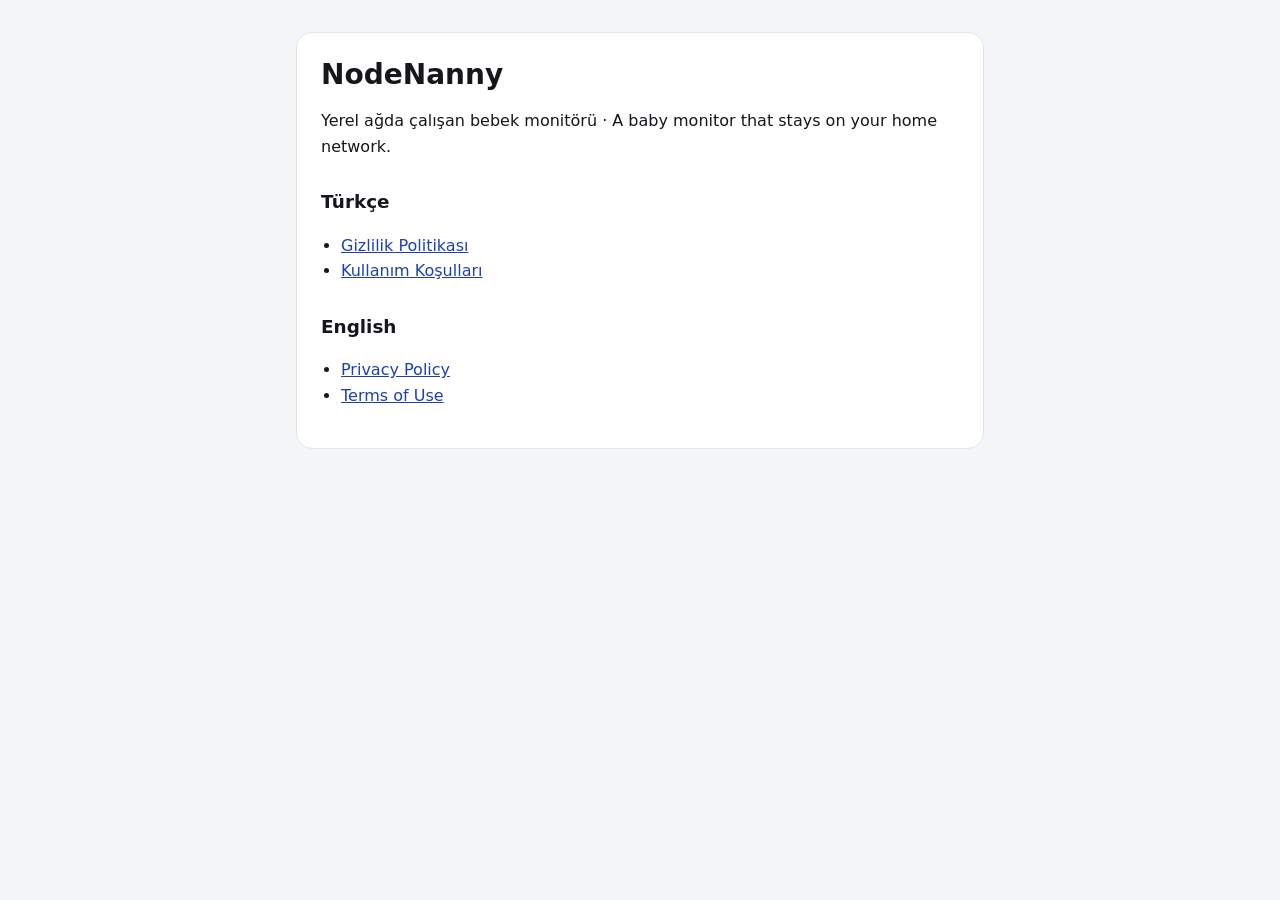
<file: index.html>
<!doctype html>
<html lang="tr">
<head>
<meta charset="utf-8">
<meta name="viewport" content="width=device-width, initial-scale=1">
<title>NodeNanny</title>
<link rel="stylesheet" href="style.css">
</head>
<body>
<main>
<article>
<h1>NodeNanny</h1>
<p>Yerel ağda çalışan bebek monitörü · A baby monitor that stays on your home network.</p>
<h2>Türkçe</h2>
<ul>
<li><a href="tr/privacy.html">Gizlilik Politikası</a></li>
<li><a href="tr/terms.html">Kullanım Koşulları</a></li>
</ul>
<h2>English</h2>
<ul>
<li><a href="en/privacy.html">Privacy Policy</a></li>
<li><a href="en/terms.html">Terms of Use</a></li>
</ul>
</article>
</main>
</body>
</html>
</file>
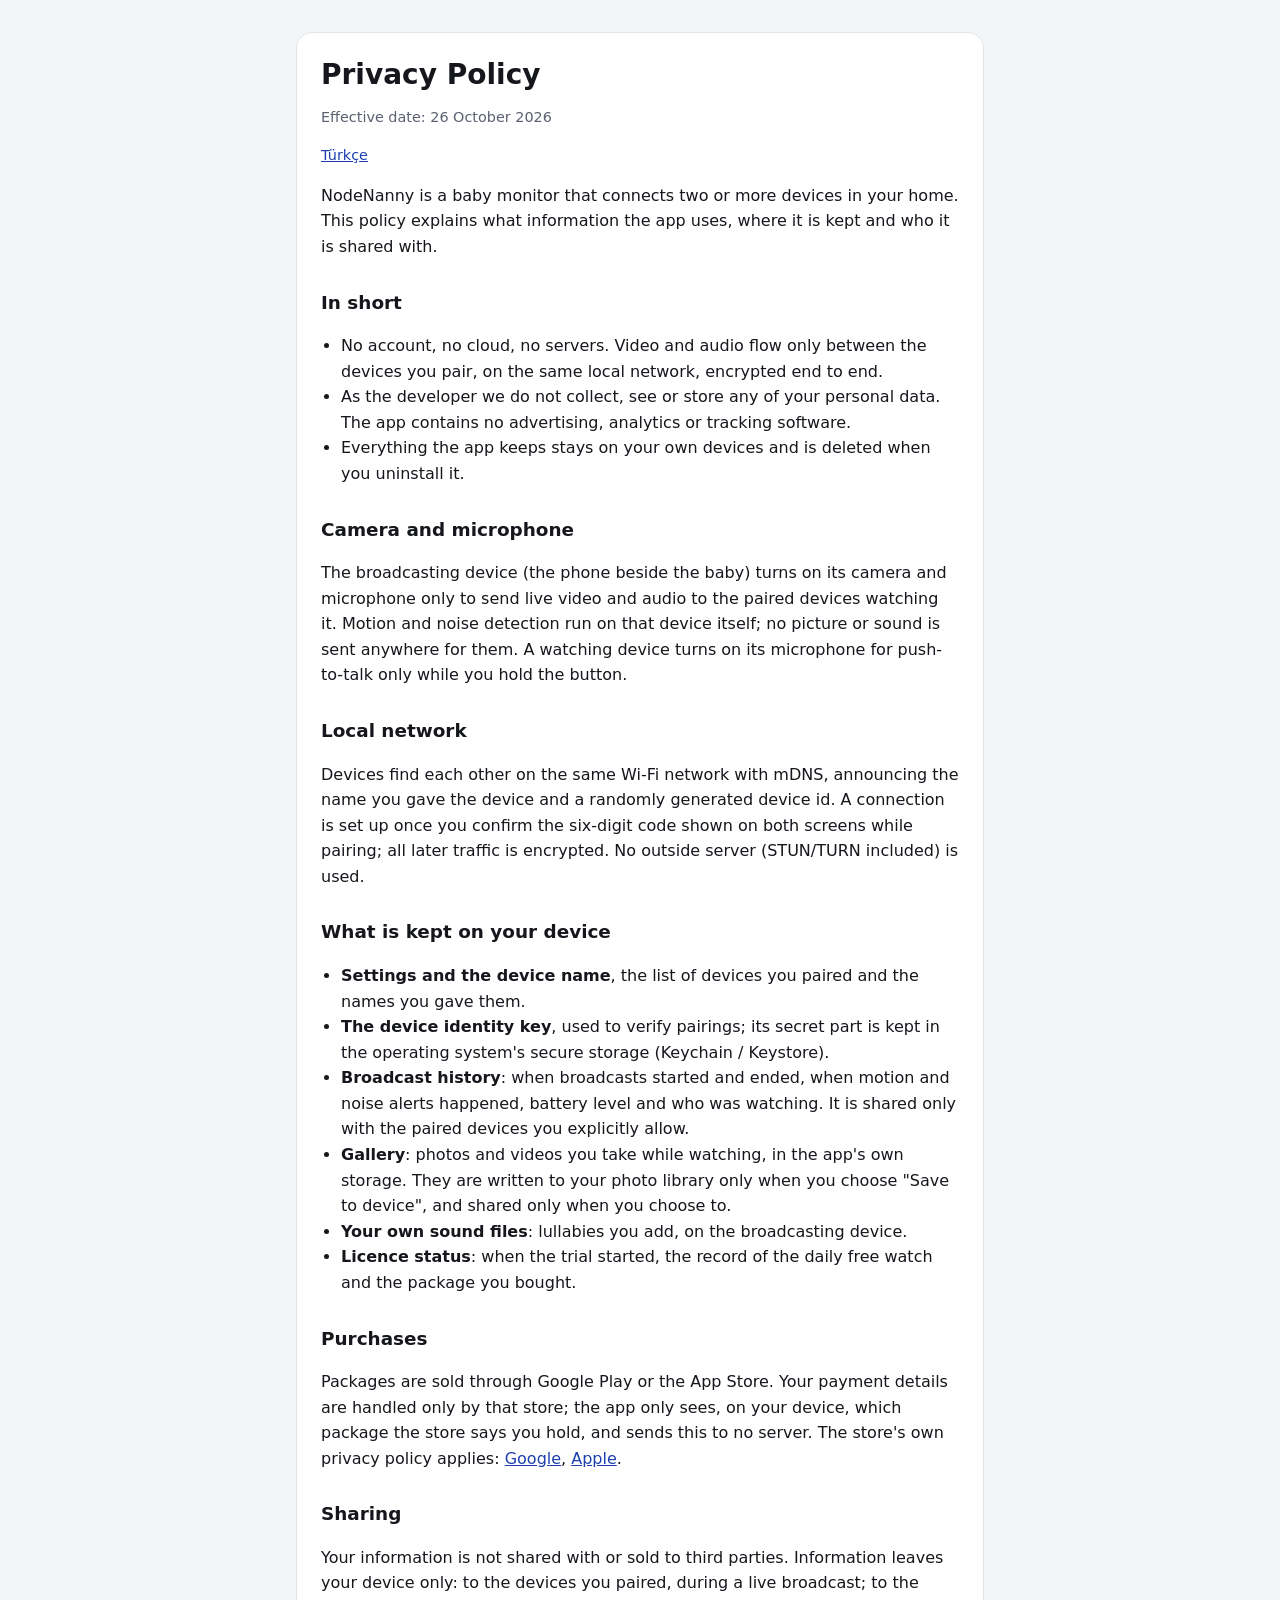
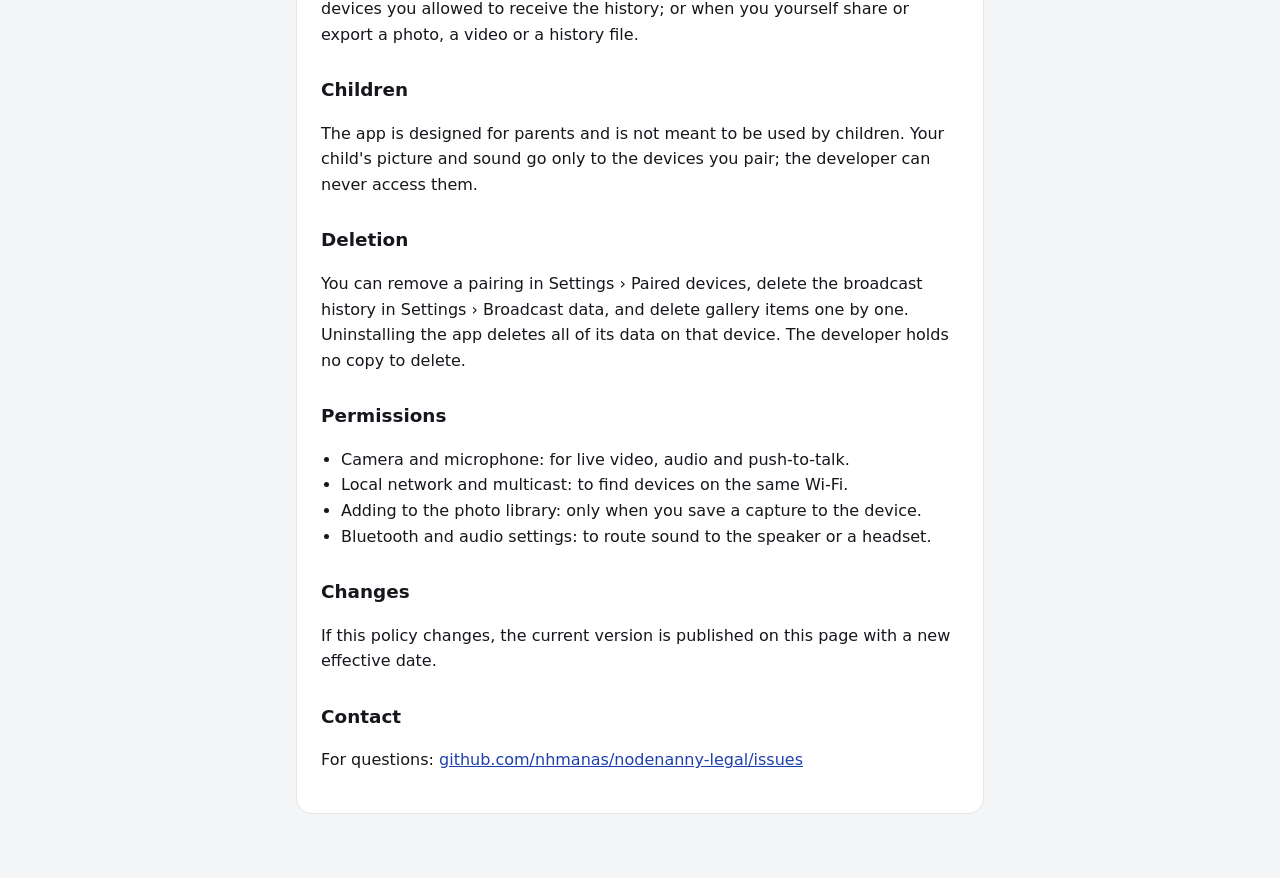
<file: en/privacy.html>
<!doctype html>
<html lang="en">
<head>
<meta charset="utf-8">
<meta name="viewport" content="width=device-width, initial-scale=1">
<title>Privacy Policy · NodeNanny</title>
<link rel="stylesheet" href="../style.css">
</head>
<body>
<main>
<article>
<h1>Privacy Policy</h1>
<p class="meta">Effective date: 26 October 2026</p>
<p class="lang"><a href="../tr/privacy.html">Türkçe</a></p>

<p>NodeNanny is a baby monitor that connects two or more devices in your home. This policy explains what information the app uses, where it is kept and who it is shared with.</p>

<h2>In short</h2>
<ul>
<li>No account, no cloud, no servers. Video and audio flow only between the devices you pair, on the same local network, encrypted end to end.</li>
<li>As the developer we do not collect, see or store any of your personal data. The app contains no advertising, analytics or tracking software.</li>
<li>Everything the app keeps stays on your own devices and is deleted when you uninstall it.</li>
</ul>

<h2>Camera and microphone</h2>
<p>The broadcasting device (the phone beside the baby) turns on its camera and microphone only to send live video and audio to the paired devices watching it. Motion and noise detection run on that device itself; no picture or sound is sent anywhere for them. A watching device turns on its microphone for push-to-talk only while you hold the button.</p>

<h2>Local network</h2>
<p>Devices find each other on the same Wi-Fi network with mDNS, announcing the name you gave the device and a randomly generated device id. A connection is set up once you confirm the six-digit code shown on both screens while pairing; all later traffic is encrypted. No outside server (STUN/TURN included) is used.</p>

<h2>What is kept on your device</h2>
<ul>
<li><strong>Settings and the device name</strong>, the list of devices you paired and the names you gave them.</li>
<li><strong>The device identity key</strong>, used to verify pairings; its secret part is kept in the operating system's secure storage (Keychain / Keystore).</li>
<li><strong>Broadcast history</strong>: when broadcasts started and ended, when motion and noise alerts happened, battery level and who was watching. It is shared only with the paired devices you explicitly allow.</li>
<li><strong>Gallery</strong>: photos and videos you take while watching, in the app's own storage. They are written to your photo library only when you choose "Save to device", and shared only when you choose to.</li>
<li><strong>Your own sound files</strong>: lullabies you add, on the broadcasting device.</li>
<li><strong>Licence status</strong>: when the trial started, the record of the daily free watch and the package you bought.</li>
</ul>

<h2>Purchases</h2>
<p>Packages are sold through Google Play or the App Store. Your payment details are handled only by that store; the app only sees, on your device, which package the store says you hold, and sends this to no server. The store's own privacy policy applies: <a href="https://policies.google.com/privacy">Google</a>, <a href="https://www.apple.com/legal/privacy/">Apple</a>.</p>

<h2>Sharing</h2>
<p>Your information is not shared with or sold to third parties. Information leaves your device only: to the devices you paired, during a live broadcast; to the devices you allowed to receive the history; or when you yourself share or export a photo, a video or a history file.</p>

<h2>Children</h2>
<p>The app is designed for parents and is not meant to be used by children. Your child's picture and sound go only to the devices you pair; the developer can never access them.</p>

<h2>Deletion</h2>
<p>You can remove a pairing in Settings › Paired devices, delete the broadcast history in Settings › Broadcast data, and delete gallery items one by one. Uninstalling the app deletes all of its data on that device. The developer holds no copy to delete.</p>

<h2>Permissions</h2>
<ul>
<li>Camera and microphone: for live video, audio and push-to-talk.</li>
<li>Local network and multicast: to find devices on the same Wi-Fi.</li>
<li>Adding to the photo library: only when you save a capture to the device.</li>
<li>Bluetooth and audio settings: to route sound to the speaker or a headset.</li>
</ul>

<h2>Changes</h2>
<p>If this policy changes, the current version is published on this page with a new effective date.</p>

<h2>Contact</h2>
<p>For questions: <a href="https://github.com/nhmanas/nodenanny-legal/issues">github.com/nhmanas/nodenanny-legal/issues</a></p>
</article>
</main>
</body>
</html>
</file>
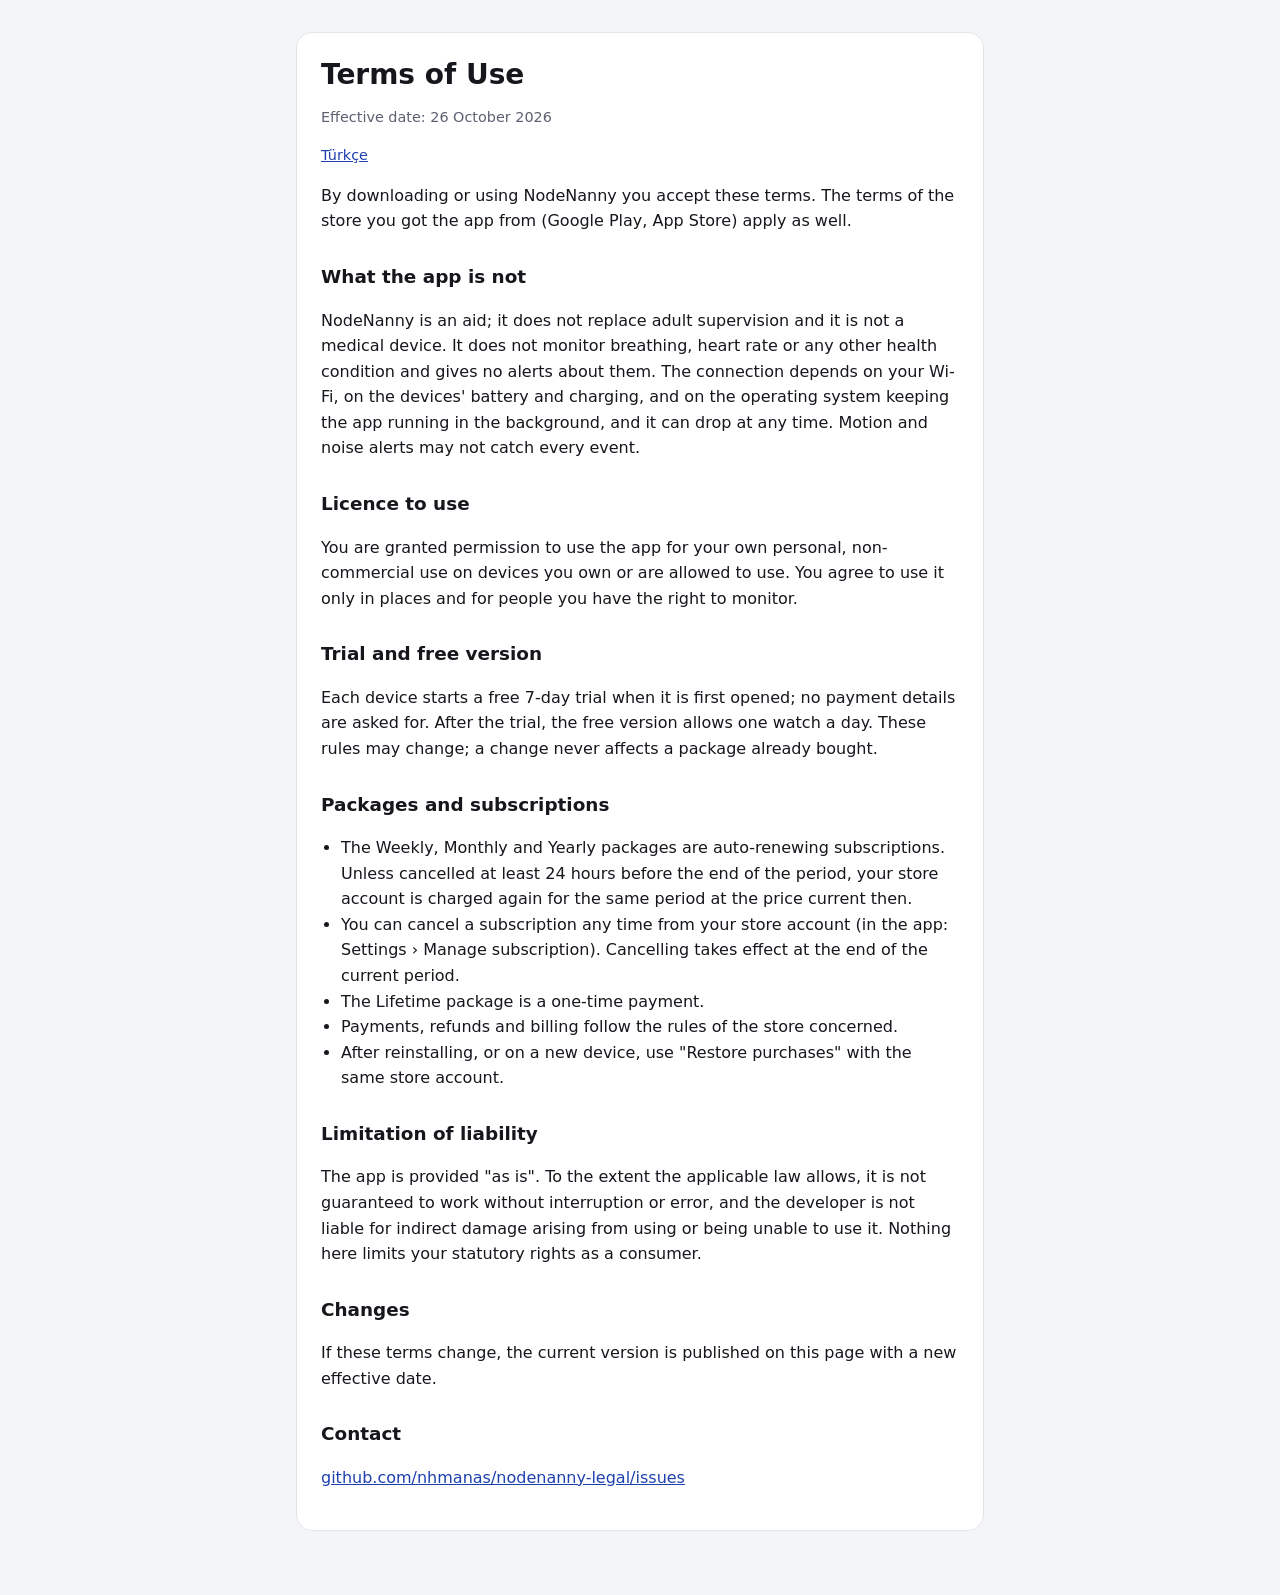
<file: en/terms.html>
<!doctype html>
<html lang="en">
<head>
<meta charset="utf-8">
<meta name="viewport" content="width=device-width, initial-scale=1">
<title>Terms of Use · NodeNanny</title>
<link rel="stylesheet" href="../style.css">
</head>
<body>
<main>
<article>
<h1>Terms of Use</h1>
<p class="meta">Effective date: 26 October 2026</p>
<p class="lang"><a href="../tr/terms.html">Türkçe</a></p>

<p>By downloading or using NodeNanny you accept these terms. The terms of the store you got the app from (Google Play, App Store) apply as well.</p>

<h2>What the app is not</h2>
<p>NodeNanny is an aid; it does not replace adult supervision and it is not a medical device. It does not monitor breathing, heart rate or any other health condition and gives no alerts about them. The connection depends on your Wi-Fi, on the devices' battery and charging, and on the operating system keeping the app running in the background, and it can drop at any time. Motion and noise alerts may not catch every event.</p>

<h2>Licence to use</h2>
<p>You are granted permission to use the app for your own personal, non-commercial use on devices you own or are allowed to use. You agree to use it only in places and for people you have the right to monitor.</p>

<h2>Trial and free version</h2>
<p>Each device starts a free 7-day trial when it is first opened; no payment details are asked for. After the trial, the free version allows one watch a day. These rules may change; a change never affects a package already bought.</p>

<h2>Packages and subscriptions</h2>
<ul>
<li>The Weekly, Monthly and Yearly packages are auto-renewing subscriptions. Unless cancelled at least 24 hours before the end of the period, your store account is charged again for the same period at the price current then.</li>
<li>You can cancel a subscription any time from your store account (in the app: Settings › Manage subscription). Cancelling takes effect at the end of the current period.</li>
<li>The Lifetime package is a one-time payment.</li>
<li>Payments, refunds and billing follow the rules of the store concerned.</li>
<li>After reinstalling, or on a new device, use "Restore purchases" with the same store account.</li>
</ul>

<h2>Limitation of liability</h2>
<p>The app is provided "as is". To the extent the applicable law allows, it is not guaranteed to work without interruption or error, and the developer is not liable for indirect damage arising from using or being unable to use it. Nothing here limits your statutory rights as a consumer.</p>

<h2>Changes</h2>
<p>If these terms change, the current version is published on this page with a new effective date.</p>

<h2>Contact</h2>
<p><a href="https://github.com/nhmanas/nodenanny-legal/issues">github.com/nhmanas/nodenanny-legal/issues</a></p>
</article>
</main>
</body>
</html>
</file>
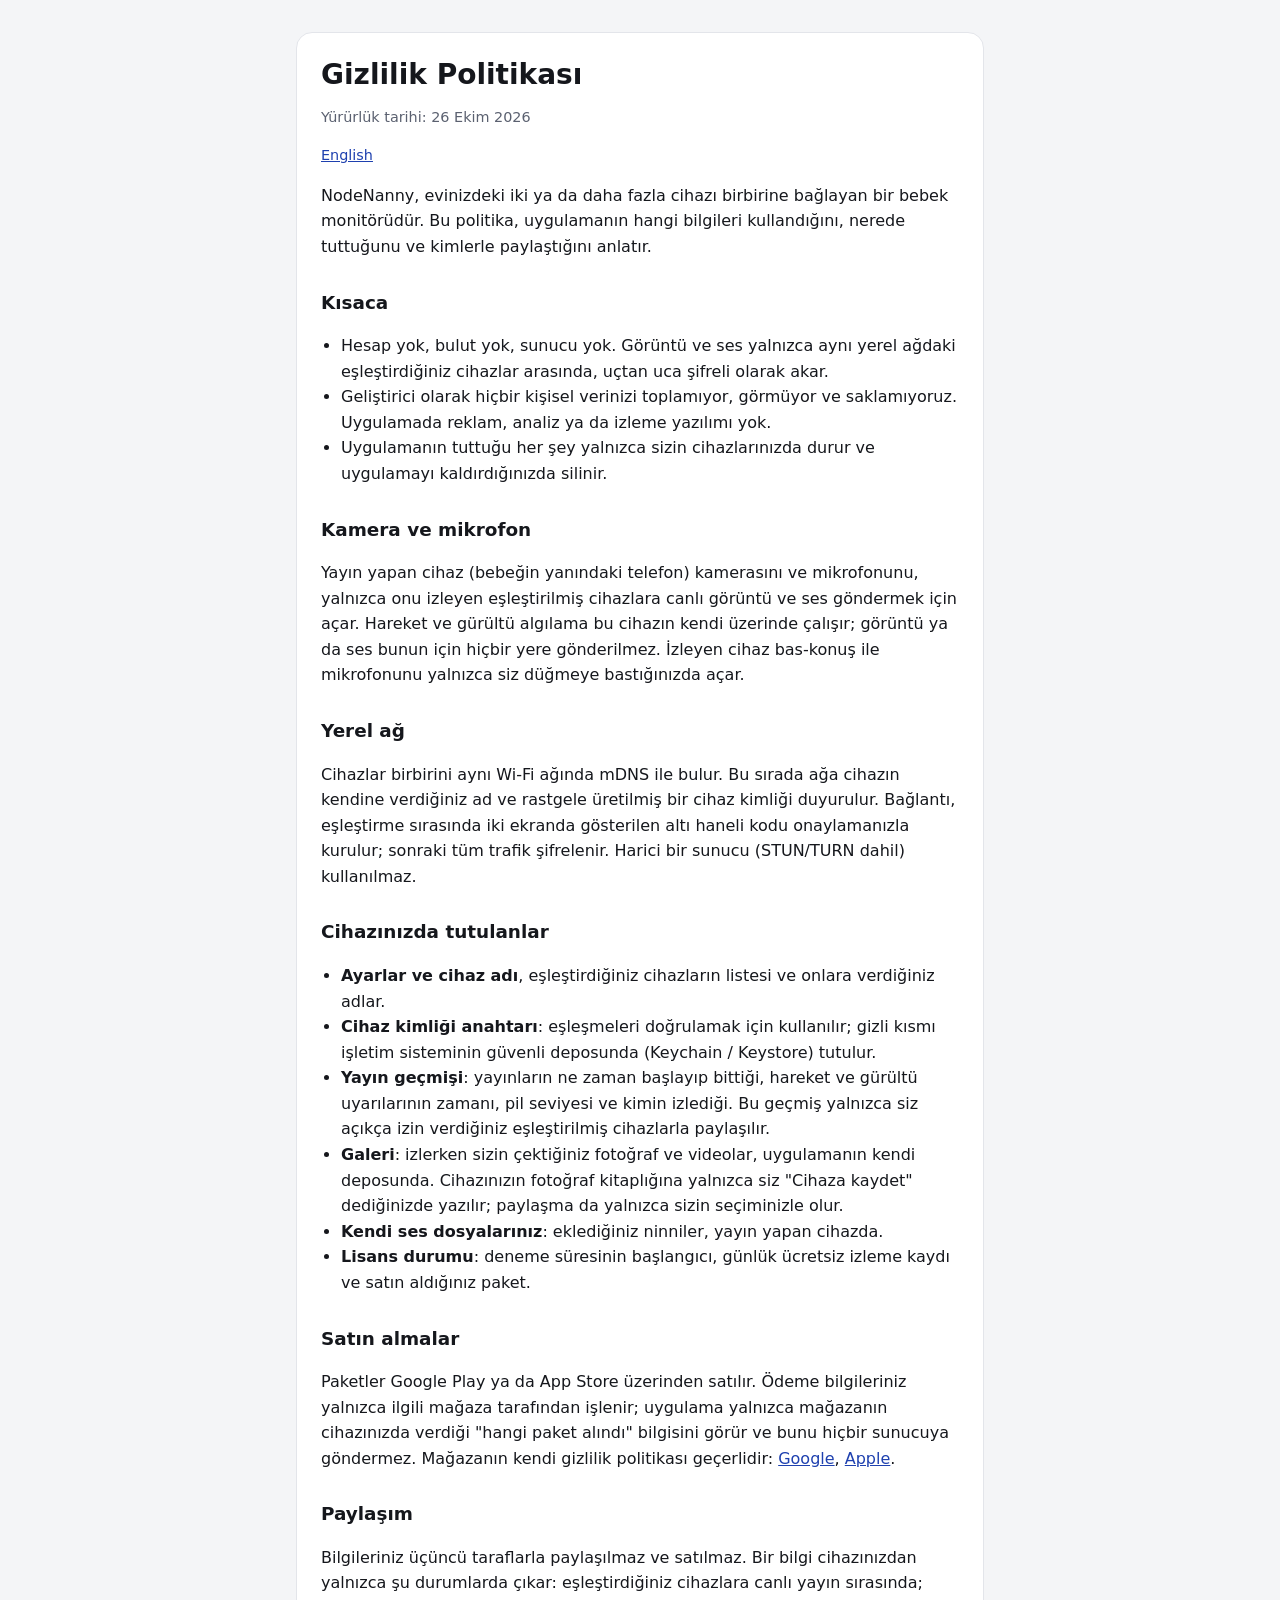
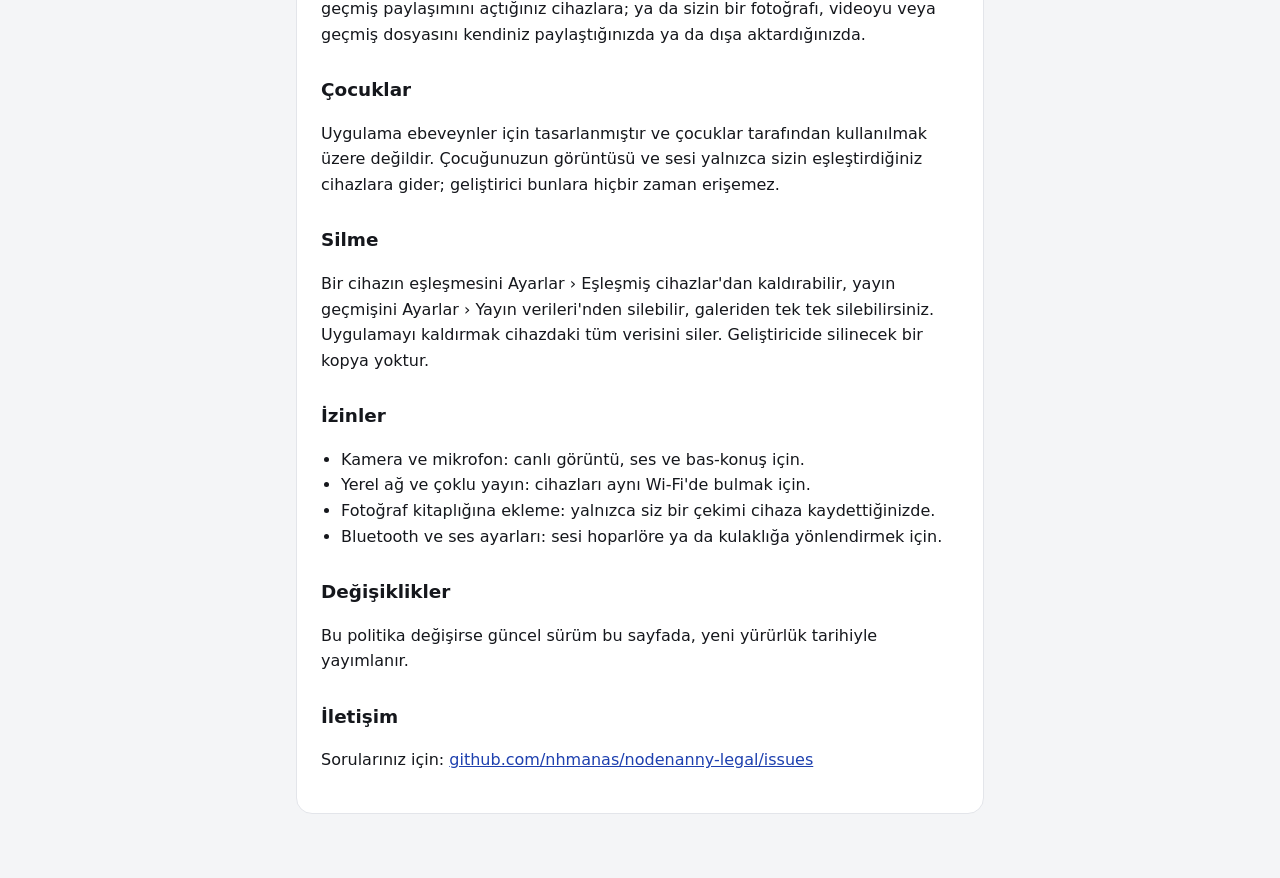
<file: tr/privacy.html>
<!doctype html>
<html lang="tr">
<head>
<meta charset="utf-8">
<meta name="viewport" content="width=device-width, initial-scale=1">
<title>Gizlilik Politikası · NodeNanny</title>
<link rel="stylesheet" href="../style.css">
</head>
<body>
<main>
<article>
<h1>Gizlilik Politikası</h1>
<p class="meta">Yürürlük tarihi: 26 Ekim 2026</p>
<p class="lang"><a href="../en/privacy.html">English</a></p>

<p>NodeNanny, evinizdeki iki ya da daha fazla cihazı birbirine bağlayan bir bebek monitörüdür. Bu politika, uygulamanın hangi bilgileri kullandığını, nerede tuttuğunu ve kimlerle paylaştığını anlatır.</p>

<h2>Kısaca</h2>
<ul>
<li>Hesap yok, bulut yok, sunucu yok. Görüntü ve ses yalnızca aynı yerel ağdaki eşleştirdiğiniz cihazlar arasında, uçtan uca şifreli olarak akar.</li>
<li>Geliştirici olarak hiçbir kişisel verinizi toplamıyor, görmüyor ve saklamıyoruz. Uygulamada reklam, analiz ya da izleme yazılımı yok.</li>
<li>Uygulamanın tuttuğu her şey yalnızca sizin cihazlarınızda durur ve uygulamayı kaldırdığınızda silinir.</li>
</ul>

<h2>Kamera ve mikrofon</h2>
<p>Yayın yapan cihaz (bebeğin yanındaki telefon) kamerasını ve mikrofonunu, yalnızca onu izleyen eşleştirilmiş cihazlara canlı görüntü ve ses göndermek için açar. Hareket ve gürültü algılama bu cihazın kendi üzerinde çalışır; görüntü ya da ses bunun için hiçbir yere gönderilmez. İzleyen cihaz bas-konuş ile mikrofonunu yalnızca siz düğmeye bastığınızda açar.</p>

<h2>Yerel ağ</h2>
<p>Cihazlar birbirini aynı Wi-Fi ağında mDNS ile bulur. Bu sırada ağa cihazın kendine verdiğiniz ad ve rastgele üretilmiş bir cihaz kimliği duyurulur. Bağlantı, eşleştirme sırasında iki ekranda gösterilen altı haneli kodu onaylamanızla kurulur; sonraki tüm trafik şifrelenir. Harici bir sunucu (STUN/TURN dahil) kullanılmaz.</p>

<h2>Cihazınızda tutulanlar</h2>
<ul>
<li><strong>Ayarlar ve cihaz adı</strong>, eşleştirdiğiniz cihazların listesi ve onlara verdiğiniz adlar.</li>
<li><strong>Cihaz kimliği anahtarı</strong>: eşleşmeleri doğrulamak için kullanılır; gizli kısmı işletim sisteminin güvenli deposunda (Keychain / Keystore) tutulur.</li>
<li><strong>Yayın geçmişi</strong>: yayınların ne zaman başlayıp bittiği, hareket ve gürültü uyarılarının zamanı, pil seviyesi ve kimin izlediği. Bu geçmiş yalnızca siz açıkça izin verdiğiniz eşleştirilmiş cihazlarla paylaşılır.</li>
<li><strong>Galeri</strong>: izlerken sizin çektiğiniz fotoğraf ve videolar, uygulamanın kendi deposunda. Cihazınızın fotoğraf kitaplığına yalnızca siz "Cihaza kaydet" dediğinizde yazılır; paylaşma da yalnızca sizin seçiminizle olur.</li>
<li><strong>Kendi ses dosyalarınız</strong>: eklediğiniz ninniler, yayın yapan cihazda.</li>
<li><strong>Lisans durumu</strong>: deneme süresinin başlangıcı, günlük ücretsiz izleme kaydı ve satın aldığınız paket.</li>
</ul>

<h2>Satın almalar</h2>
<p>Paketler Google Play ya da App Store üzerinden satılır. Ödeme bilgileriniz yalnızca ilgili mağaza tarafından işlenir; uygulama yalnızca mağazanın cihazınızda verdiği "hangi paket alındı" bilgisini görür ve bunu hiçbir sunucuya göndermez. Mağazanın kendi gizlilik politikası geçerlidir: <a href="https://policies.google.com/privacy">Google</a>, <a href="https://www.apple.com/legal/privacy/">Apple</a>.</p>

<h2>Paylaşım</h2>
<p>Bilgileriniz üçüncü taraflarla paylaşılmaz ve satılmaz. Bir bilgi cihazınızdan yalnızca şu durumlarda çıkar: eşleştirdiğiniz cihazlara canlı yayın sırasında; geçmiş paylaşımını açtığınız cihazlara; ya da sizin bir fotoğrafı, videoyu veya geçmiş dosyasını kendiniz paylaştığınızda ya da dışa aktardığınızda.</p>

<h2>Çocuklar</h2>
<p>Uygulama ebeveynler için tasarlanmıştır ve çocuklar tarafından kullanılmak üzere değildir. Çocuğunuzun görüntüsü ve sesi yalnızca sizin eşleştirdiğiniz cihazlara gider; geliştirici bunlara hiçbir zaman erişemez.</p>

<h2>Silme</h2>
<p>Bir cihazın eşleşmesini Ayarlar › Eşleşmiş cihazlar'dan kaldırabilir, yayın geçmişini Ayarlar › Yayın verileri'nden silebilir, galeriden tek tek silebilirsiniz. Uygulamayı kaldırmak cihazdaki tüm verisini siler. Geliştiricide silinecek bir kopya yoktur.</p>

<h2>İzinler</h2>
<ul>
<li>Kamera ve mikrofon: canlı görüntü, ses ve bas-konuş için.</li>
<li>Yerel ağ ve çoklu yayın: cihazları aynı Wi-Fi'de bulmak için.</li>
<li>Fotoğraf kitaplığına ekleme: yalnızca siz bir çekimi cihaza kaydettiğinizde.</li>
<li>Bluetooth ve ses ayarları: sesi hoparlöre ya da kulaklığa yönlendirmek için.</li>
</ul>

<h2>Değişiklikler</h2>
<p>Bu politika değişirse güncel sürüm bu sayfada, yeni yürürlük tarihiyle yayımlanır.</p>

<h2>İletişim</h2>
<p>Sorularınız için: <a href="https://github.com/nhmanas/nodenanny-legal/issues">github.com/nhmanas/nodenanny-legal/issues</a></p>
</article>
</main>
</body>
</html>
</file>
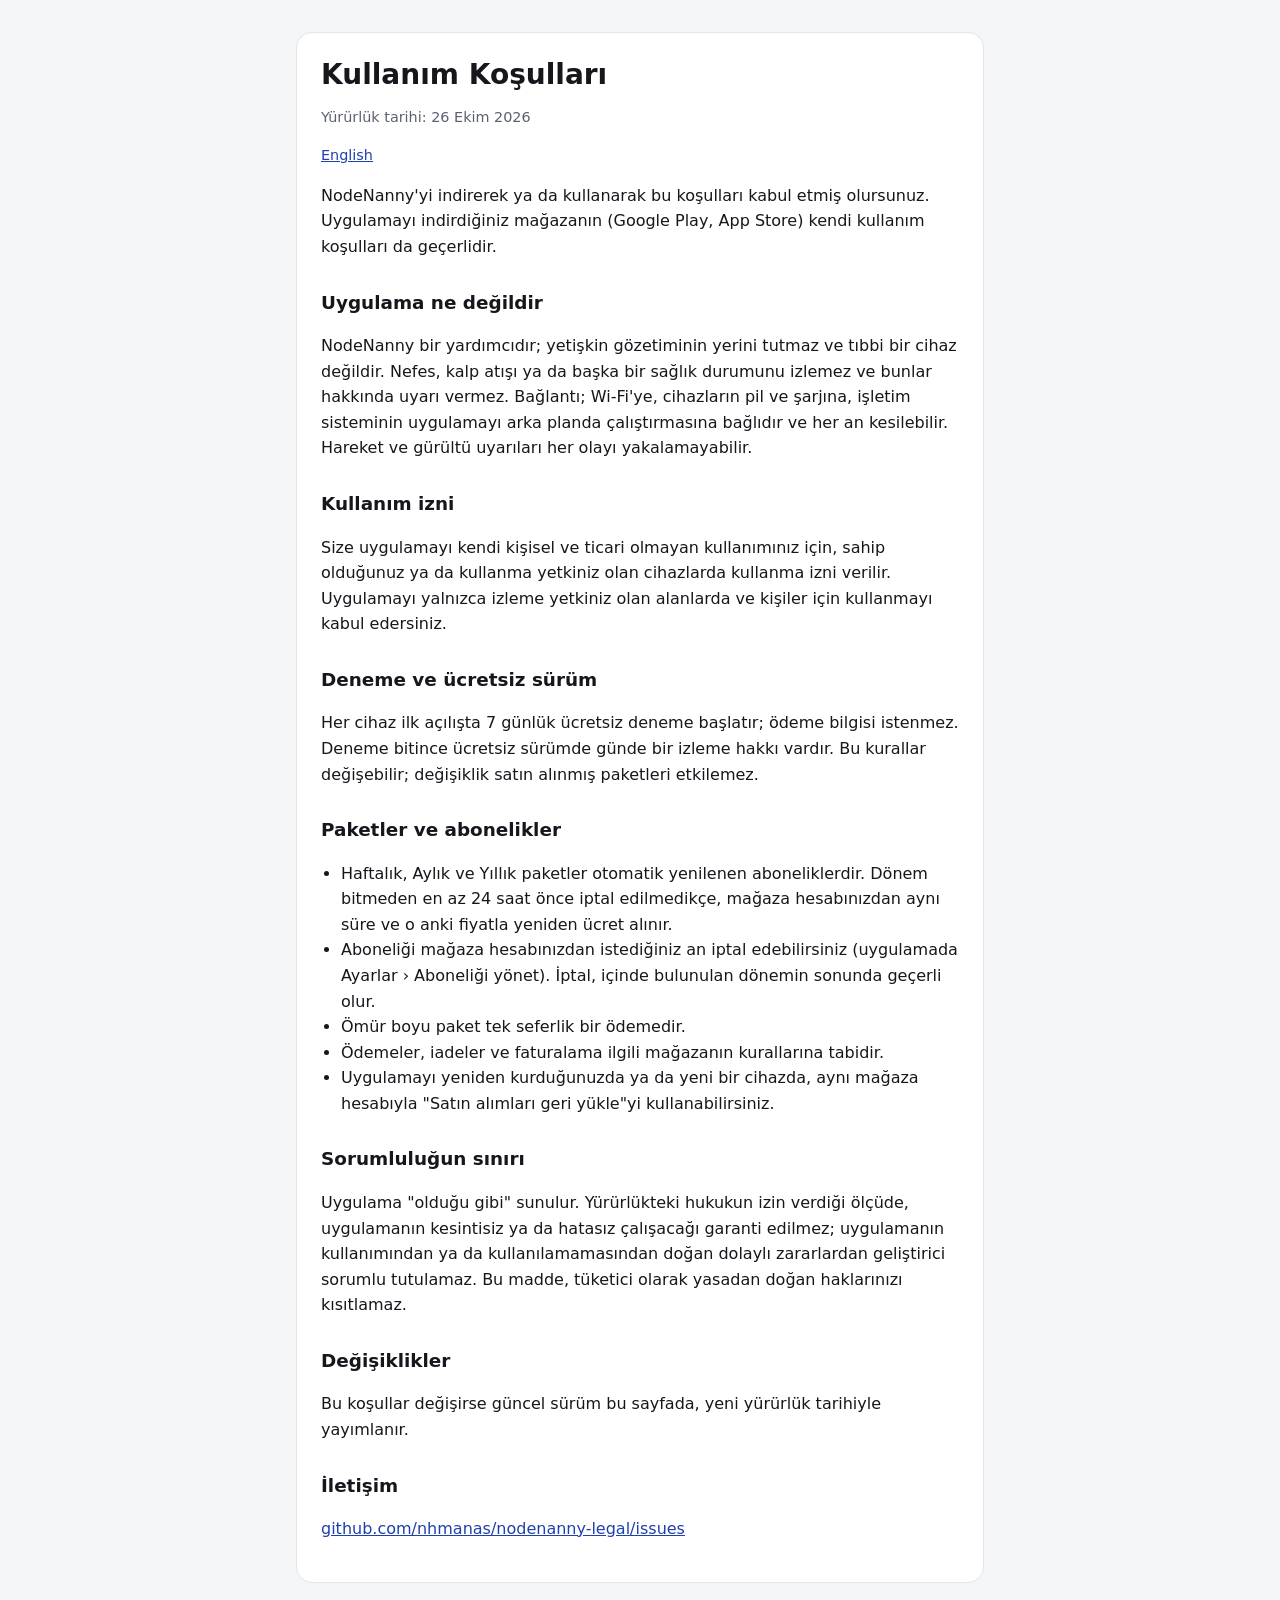
<file: tr/terms.html>
<!doctype html>
<html lang="tr">
<head>
<meta charset="utf-8">
<meta name="viewport" content="width=device-width, initial-scale=1">
<title>Kullanım Koşulları · NodeNanny</title>
<link rel="stylesheet" href="../style.css">
</head>
<body>
<main>
<article>
<h1>Kullanım Koşulları</h1>
<p class="meta">Yürürlük tarihi: 26 Ekim 2026</p>
<p class="lang"><a href="../en/terms.html">English</a></p>

<p>NodeNanny'yi indirerek ya da kullanarak bu koşulları kabul etmiş olursunuz. Uygulamayı indirdiğiniz mağazanın (Google Play, App Store) kendi kullanım koşulları da geçerlidir.</p>

<h2>Uygulama ne değildir</h2>
<p>NodeNanny bir yardımcıdır; yetişkin gözetiminin yerini tutmaz ve tıbbi bir cihaz değildir. Nefes, kalp atışı ya da başka bir sağlık durumunu izlemez ve bunlar hakkında uyarı vermez. Bağlantı; Wi-Fi'ye, cihazların pil ve şarjına, işletim sisteminin uygulamayı arka planda çalıştırmasına bağlıdır ve her an kesilebilir. Hareket ve gürültü uyarıları her olayı yakalamayabilir.</p>

<h2>Kullanım izni</h2>
<p>Size uygulamayı kendi kişisel ve ticari olmayan kullanımınız için, sahip olduğunuz ya da kullanma yetkiniz olan cihazlarda kullanma izni verilir. Uygulamayı yalnızca izleme yetkiniz olan alanlarda ve kişiler için kullanmayı kabul edersiniz.</p>

<h2>Deneme ve ücretsiz sürüm</h2>
<p>Her cihaz ilk açılışta 7 günlük ücretsiz deneme başlatır; ödeme bilgisi istenmez. Deneme bitince ücretsiz sürümde günde bir izleme hakkı vardır. Bu kurallar değişebilir; değişiklik satın alınmış paketleri etkilemez.</p>

<h2>Paketler ve abonelikler</h2>
<ul>
<li>Haftalık, Aylık ve Yıllık paketler otomatik yenilenen aboneliklerdir. Dönem bitmeden en az 24 saat önce iptal edilmedikçe, mağaza hesabınızdan aynı süre ve o anki fiyatla yeniden ücret alınır.</li>
<li>Aboneliği mağaza hesabınızdan istediğiniz an iptal edebilirsiniz (uygulamada Ayarlar › Aboneliği yönet). İptal, içinde bulunulan dönemin sonunda geçerli olur.</li>
<li>Ömür boyu paket tek seferlik bir ödemedir.</li>
<li>Ödemeler, iadeler ve faturalama ilgili mağazanın kurallarına tabidir.</li>
<li>Uygulamayı yeniden kurduğunuzda ya da yeni bir cihazda, aynı mağaza hesabıyla "Satın alımları geri yükle"yi kullanabilirsiniz.</li>
</ul>

<h2>Sorumluluğun sınırı</h2>
<p>Uygulama "olduğu gibi" sunulur. Yürürlükteki hukukun izin verdiği ölçüde, uygulamanın kesintisiz ya da hatasız çalışacağı garanti edilmez; uygulamanın kullanımından ya da kullanılamamasından doğan dolaylı zararlardan geliştirici sorumlu tutulamaz. Bu madde, tüketici olarak yasadan doğan haklarınızı kısıtlamaz.</p>

<h2>Değişiklikler</h2>
<p>Bu koşullar değişirse güncel sürüm bu sayfada, yeni yürürlük tarihiyle yayımlanır.</p>

<h2>İletişim</h2>
<p><a href="https://github.com/nhmanas/nodenanny-legal/issues">github.com/nhmanas/nodenanny-legal/issues</a></p>
</article>
</main>
</body>
</html>
</file>
<file: style.css>
:root {
  --bg: #f4f5f7;
  --card: #ffffff;
  --border: #e3e5ea;
  --text: #15171c;
  --muted: #5b6170;
  --link: #1e40af;
  color-scheme: light dark;
}
@media (prefers-color-scheme: dark) {
  :root {
    --bg: #0b0c10;
    --card: #171a22;
    --border: #20232c;
    --text: #eef0f4;
    --muted: #a3a9b6;
    --link: #8ab4ff;
  }
}
* { box-sizing: border-box; }
body {
  margin: 0;
  background: var(--bg);
  color: var(--text);
  font: 16px/1.6 system-ui, -apple-system, "Segoe UI", Roboto, sans-serif;
}
main {
  max-width: 720px;
  margin: 0 auto;
  padding: 32px 16px 64px;
}
article {
  background: var(--card);
  border: 1px solid var(--border);
  border-radius: 16px;
  padding: 24px;
}
h1 { font-size: 1.75rem; line-height: 1.25; margin: 0 0 4px; }
h2 { font-size: 1.15rem; margin: 28px 0 8px; }
p, li { color: var(--text); }
.meta, .lang { color: var(--muted); font-size: 0.9rem; }
.lang { margin: 0 0 16px; }
a { color: var(--link); }
ul { padding-left: 1.25rem; }
</file>
